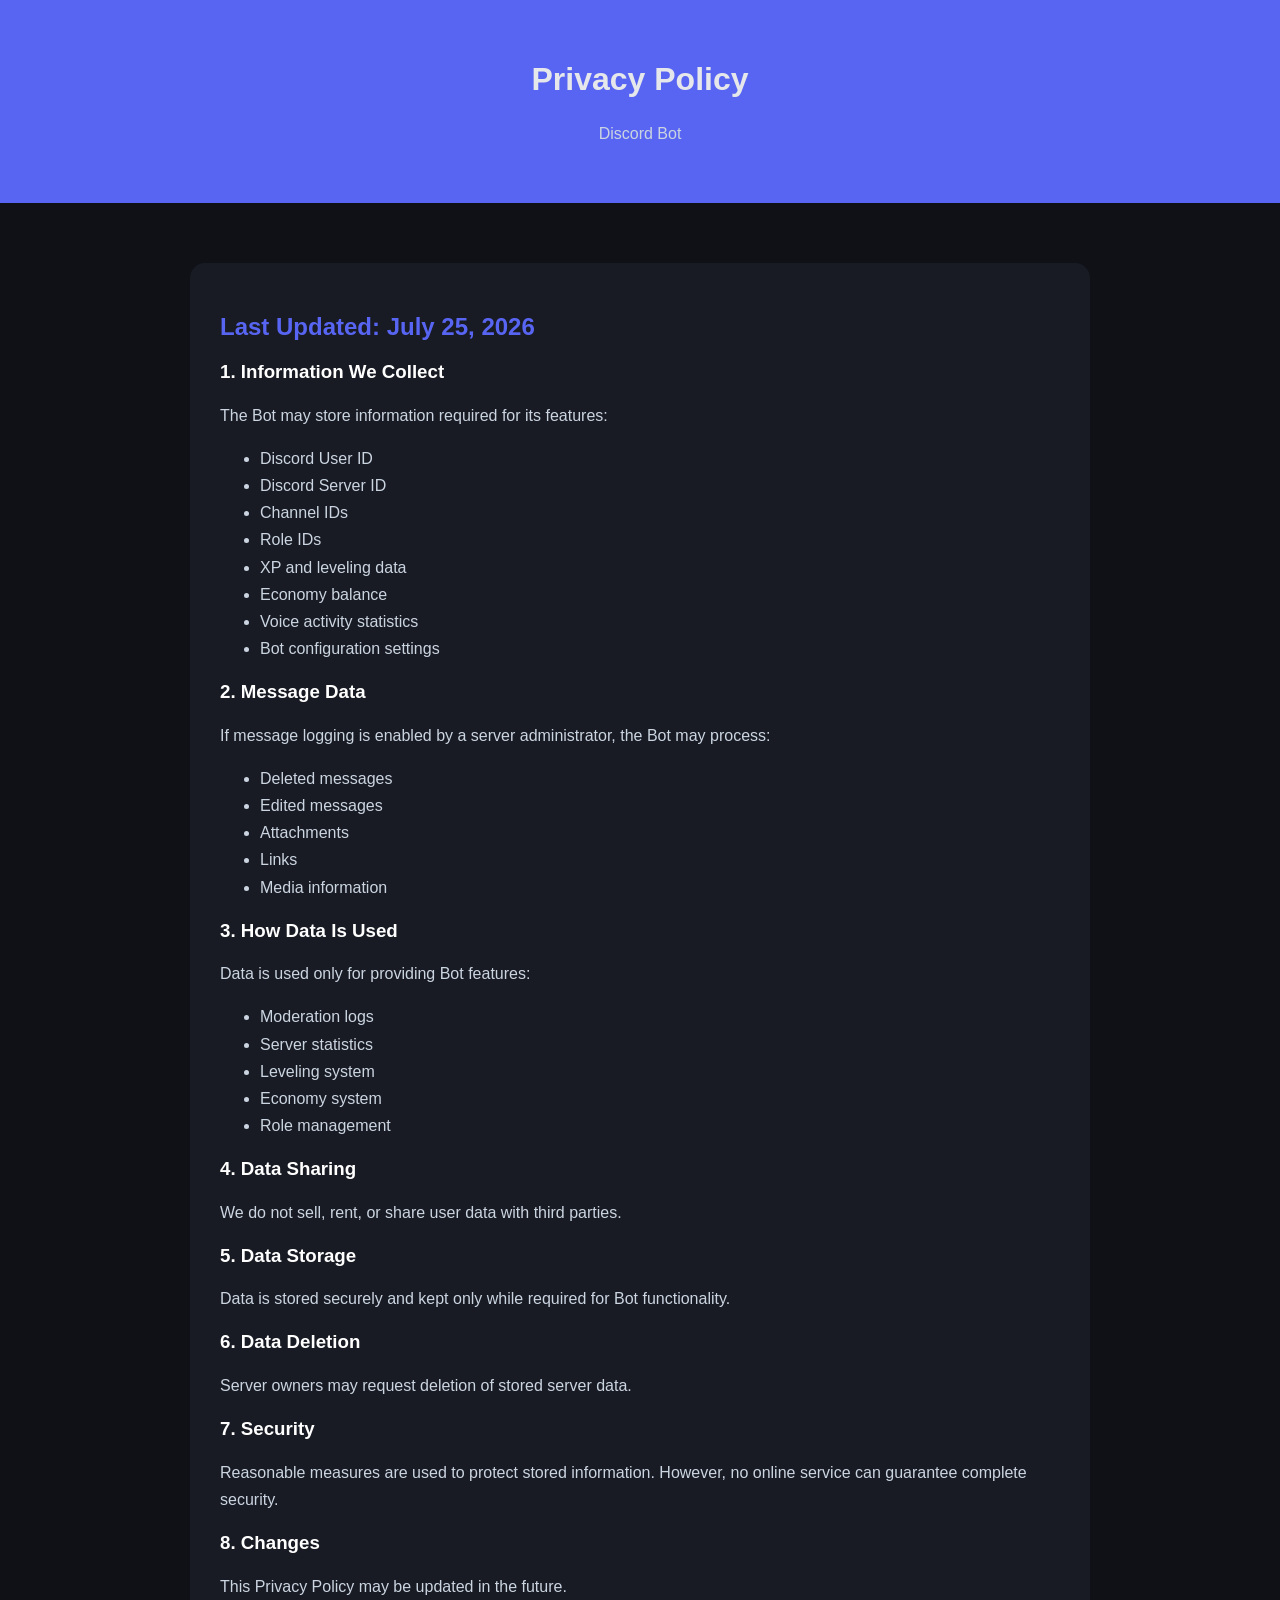
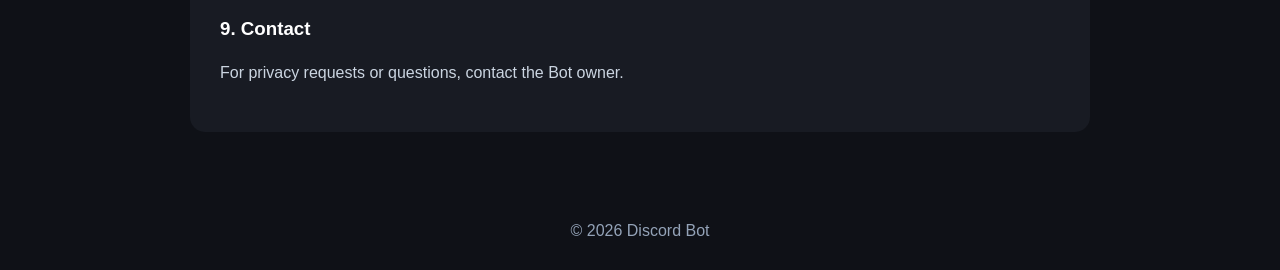
<file: privacy/index.html>
<!DOCTYPE html>
<html lang="en">
<head>
<meta charset="UTF-8">
<meta name="viewport" content="width=device-width, initial-scale=1.0">

<title>Privacy Policy - Discord Bot</title>

<style>
body {
    margin: 0;
    font-family: Arial, sans-serif;
    background: #0f1117;
    color: #e5e7eb;
}

header {
    background: #5865F2;
    padding: 40px;
    text-align: center;
}

.container {
    max-width: 900px;
    margin: 40px auto;
    padding: 20px;
}

.card {
    background: #181b23;
    padding: 30px;
    border-radius: 15px;
}

h2 {
    color: #5865F2;
}

h3 {
    color: white;
}

p, li {
    color: #cbd5e1;
    line-height: 1.7;
}

footer {
    text-align: center;
    padding: 30px;
    color: #94a3b8;
}
</style>

</head>


<body>


<header>
<h1>Privacy Policy</h1>
<p>Discord Bot</p>
</header>



<div class="container">

<div class="card">


<h2>Last Updated: July 25, 2026</h2>


<h3>1. Information We Collect</h3>

<p>
The Bot may store information required for its features:
</p>

<ul>
<li>Discord User ID</li>
<li>Discord Server ID</li>
<li>Channel IDs</li>
<li>Role IDs</li>
<li>XP and leveling data</li>
<li>Economy balance</li>
<li>Voice activity statistics</li>
<li>Bot configuration settings</li>
</ul>



<h3>2. Message Data</h3>

<p>
If message logging is enabled by a server administrator, the Bot may process:
</p>

<ul>
<li>Deleted messages</li>
<li>Edited messages</li>
<li>Attachments</li>
<li>Links</li>
<li>Media information</li>
</ul>



<h3>3. How Data Is Used</h3>

<p>
Data is used only for providing Bot features:
</p>

<ul>
<li>Moderation logs</li>
<li>Server statistics</li>
<li>Leveling system</li>
<li>Economy system</li>
<li>Role management</li>
</ul>



<h3>4. Data Sharing</h3>

<p>
We do not sell, rent, or share user data with third parties.
</p>



<h3>5. Data Storage</h3>

<p>
Data is stored securely and kept only while required for Bot functionality.
</p>



<h3>6. Data Deletion</h3>

<p>
Server owners may request deletion of stored server data.
</p>



<h3>7. Security</h3>

<p>
Reasonable measures are used to protect stored information.
However, no online service can guarantee complete security.
</p>



<h3>8. Changes</h3>

<p>
This Privacy Policy may be updated in the future.
</p>



<h3>9. Contact</h3>

<p>
For privacy requests or questions, contact the Bot owner.
</p>



</div>

</div>



<footer>
© 2026 Discord Bot
</footer>


</body>
</html>
</file>
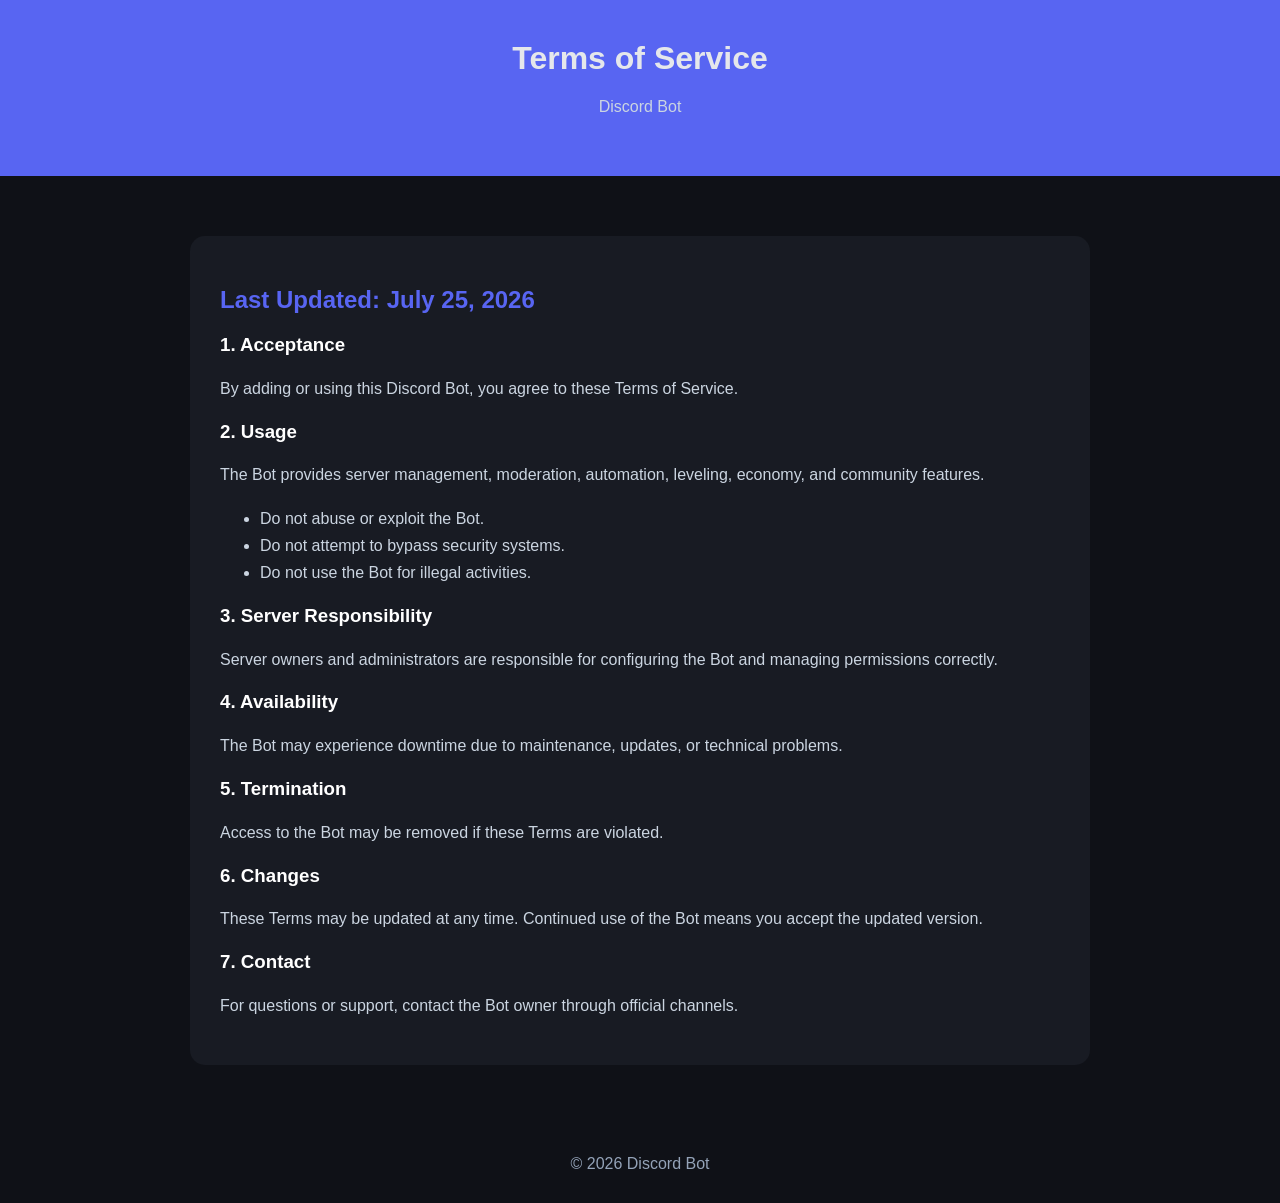
<file: tos/index.html>
<!DOCTYPE html>
<html lang="en">
<head>
<meta charset="UTF-8">
<meta name="viewport" content="width=device-width, initial-scale=1.0">

<title>Terms of Service - Discord Bot</title>

<style>
body {
    margin: 0;
    font-family: Arial, sans-serif;
    background: #0f1117;
    color: #e5e7eb;
}

header {
    background: #5865F2;
    padding: 40px;
    text-align: center;
}

h1 {
    margin: 0;
}

.container {
    max-width: 900px;
    margin: 40px auto;
    padding: 20px;
}

.card {
    background: #181b23;
    padding: 30px;
    border-radius: 15px;
}

h2 {
    color: #5865F2;
}

h3 {
    color: white;
}

p, li {
    color: #cbd5e1;
    line-height: 1.7;
}

footer {
    text-align: center;
    padding: 30px;
    color: #94a3b8;
}
</style>

</head>

<body>

<header>
<h1>Terms of Service</h1>
<p>Discord Bot</p>
</header>


<div class="container">

<div class="card">

<h2>Last Updated: July 25, 2026</h2>


<h3>1. Acceptance</h3>

<p>
By adding or using this Discord Bot, you agree to these Terms of Service.
</p>


<h3>2. Usage</h3>

<p>
The Bot provides server management, moderation, automation, leveling,
economy, and community features.
</p>

<ul>
<li>Do not abuse or exploit the Bot.</li>
<li>Do not attempt to bypass security systems.</li>
<li>Do not use the Bot for illegal activities.</li>
</ul>


<h3>3. Server Responsibility</h3>

<p>
Server owners and administrators are responsible for configuring the Bot
and managing permissions correctly.
</p>


<h3>4. Availability</h3>

<p>
The Bot may experience downtime due to maintenance, updates,
or technical problems.
</p>


<h3>5. Termination</h3>

<p>
Access to the Bot may be removed if these Terms are violated.
</p>


<h3>6. Changes</h3>

<p>
These Terms may be updated at any time. Continued use of the Bot means
you accept the updated version.
</p>


<h3>7. Contact</h3>

<p>
For questions or support, contact the Bot owner through official channels.
</p>


</div>

</div>


<footer>
© 2026 Discord Bot
</footer>


</body>
</html>
</file>
